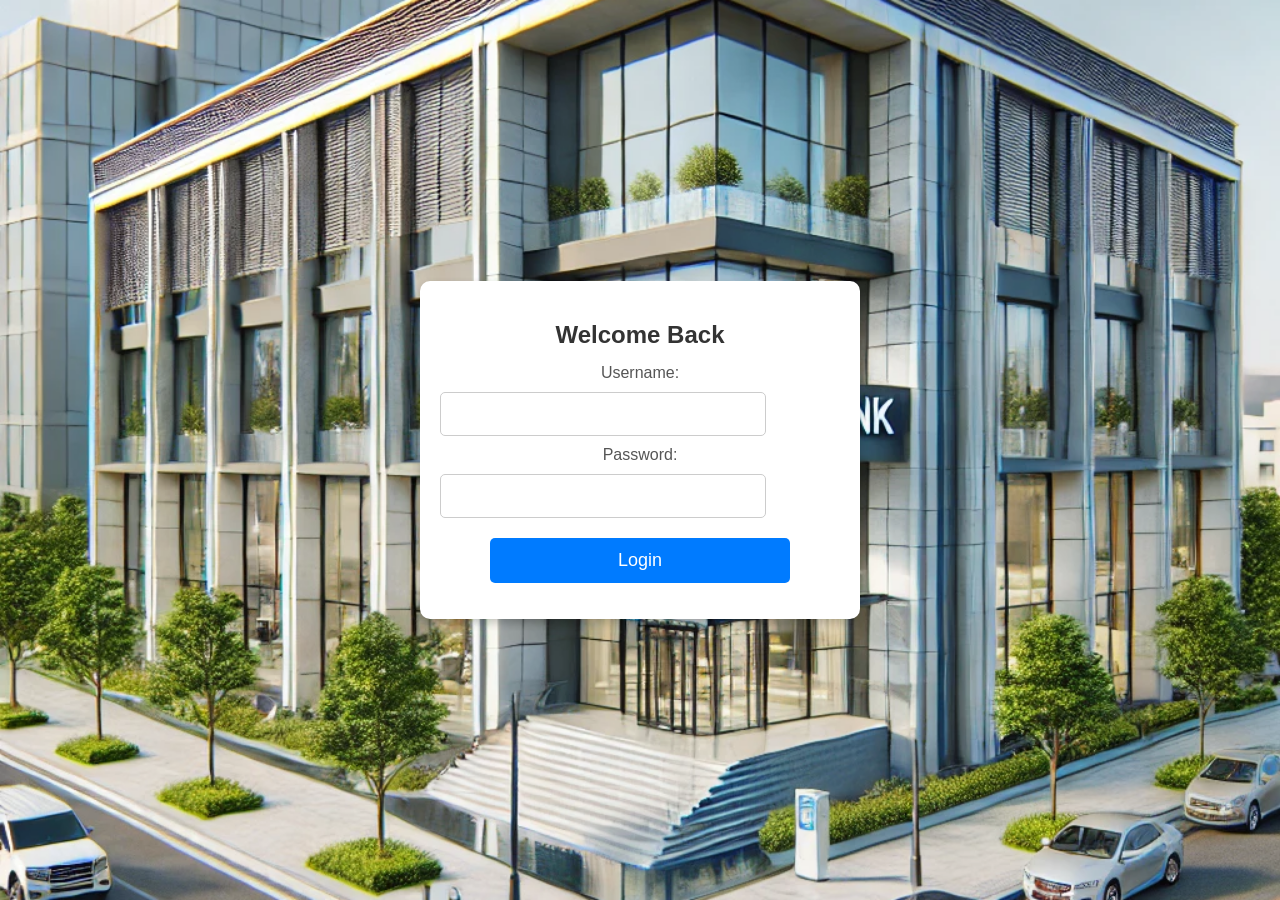
<file: bank_management/public/index.html>
<!DOCTYPE html>
<html lang="en">
<head>
    <meta charset="UTF-8">
    <meta name="viewport" content="width=device-width, initial-scale=1.0">
    <title>Login</title>
    <link rel="stylesheet" href="style.css">
    


</head>
<body>
    <div class="container">
        <h2>Welcome Back</h2>
        <label>Username:</label>
        <input type="text" id="username" required>

        <label>Password:</label>
        <input type="password" id="password" required>

        <button onclick="login()">Login</button>
        <p id="message"></p>
    </div>
    <script>
        async function login() {
    const username = document.getElementById("username").value;
    const password = document.getElementById("password").value;
    const message = document.getElementById("message");

    if (!username || !password) {
        message.textContent = "Please enter both username and password.";
        return;
    }

    try {
        const response = await fetch("/login", {
            method: "POST",
            headers: { "Content-Type": "application/json" },
            body: JSON.stringify({ username, password })
        });

        const result = await response.json();
        message.textContent = result.message;

        if (result.success) {
            localStorage.setItem("username", username);
            localStorage.setItem("name", result.name);
            setTimeout(() => {
                window.location.href = result.redirect; // Redirect to dashboard
            }, 2000);
        } else if (result.redirect) {
            setTimeout(() => {
                window.location.href = result.redirect; // Redirect to registration
            }, 2000);
        }
    } catch (error) {
        message.textContent = "Error connecting to server.";
    }
}

    </script>
    
</body>
</html>
</file>
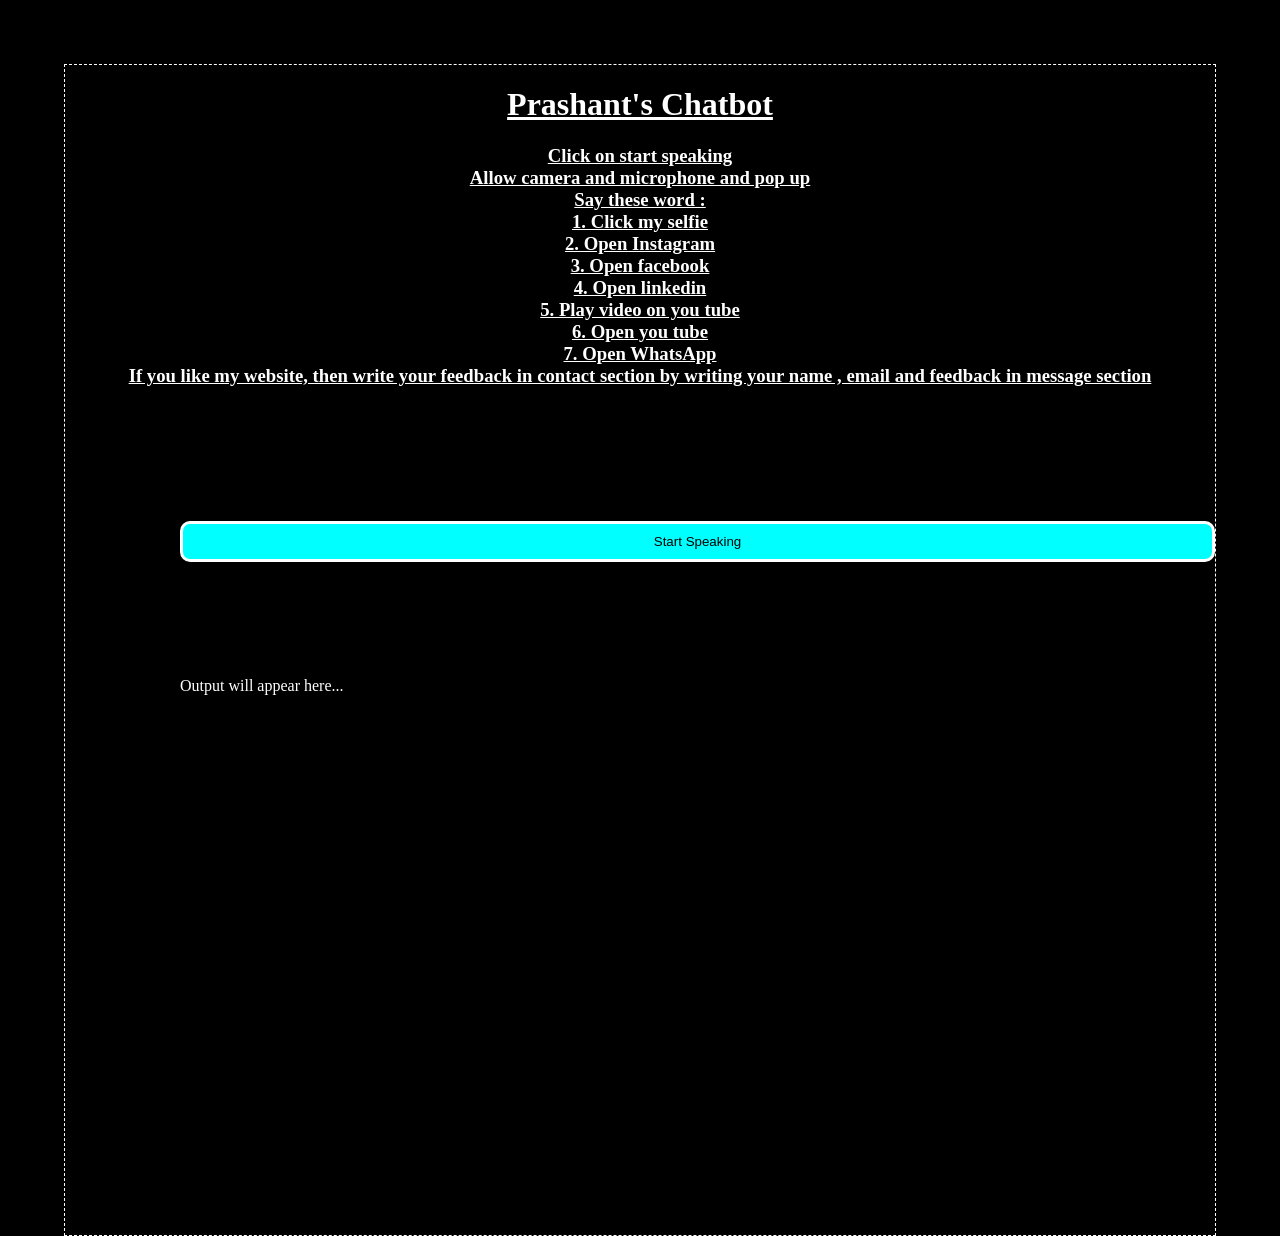
<file: chatbot.html>
<!DOCTYPE html>
<html lang="en">
<head>
    <meta charset="UTF-8">
    <link rel="stylesheet" href="chatbot.css">
    <meta name="viewport" content="width=device-width, initial-scale=1.0">
    <title>Voice Assistant Chatbot</title>
    <style>
        video, canvas {
            display: block;
            margin: 20px auto;
        }
    </style>
</head>
<body>
    <h1> Prashant's Chatbot</h1>
    <h3>
Click on start speaking<br>
Allow camera and microphone and pop up<br>
Say these word :<br>
1. Click my selfie<br>
2. Open Instagram<br> 
3. Open facebook<br>
4. Open linkedin <br>
5. Play video on you tube<br>
6. Open you tube<br>
7. Open WhatsApp<br>
If you like my website, then write your feedback in contact section by writing your name , email and  feedback in message section<br>
    </h3><button id="startBtn">Start Speaking</button>
    <p id="output">Output will appear here...</p>
    <video id="video" width="320" height="240" autoplay></video>
    <canvas id="canvas" width="320" height="240"></canvas>

    <script>
        
        function speak(text) {
            const speech = new SpeechSynthesisUtterance();
            speech.text = text;
            speech.volume = 10;
            speech.rate = 1;
            speech.pitch = 1;
            window.speechSynthesis.speak(speech);
        }
       

        
        const video = document.getElementById('video');
        const canvas = document.getElementById('canvas');
        const context = canvas.getContext('2d');

       
        if (navigator.mediaDevices && navigator.mediaDevices.getUserMedia) {
            navigator.mediaDevices.getUserMedia({ video: true }).then((stream) => {
                video.srcObject = stream;
            });
        }

        
        function takeSelfie() {
            context.drawImage(video, 0, 0, 320, 240);
            speak("Here is your selfie.");
        }

        
        function chatbotResponse(text) {
            text = text.toLowerCase();

            
            if (text.includes("open youtube")) {
                window.open("https://www.youtube.com", "_blank");
                return "Opening YouTube.";
            } else if (text.includes("open facebook")) {
                window.open("https://www.facebook.com", "_blank");
                return "Opening Facebook.";
            } else if (text.includes("open whatsapp")) {
                window.open("https://www.whatsapp.com", "_blank");
                return "Opening Whatsapp.";
            } else if (text.includes("open instagram")) {
                window.open("https://www.instagram.com", "_blank");
                return "Opening Instagram.";
            } else if (text.includes("open gmail")) {
                window.open("https://mail.google.com", "_blank");
                return "Opening Gmail.";
            } else if (text.includes("open Linkedin")) {
                window.open("https://www.linkedin.com", "_blank");
                return "Opening LinkedIn.";
            } else if (text.includes("open chrome")) {
                window.open("chrome://newtab", "_blank");
                return "Opening a new Chrome tab.";

           
            } else if (text.includes("play video on youtube")) {
                window.open("https://youtu.be/d0x2UbhbdmY?feature=shared", "_blank"); // Rickroll example
                return "Playing a video on YouTube.";

            // Increase volume (for web video/audio elements)
            } else if (text.includes("increase volume")) {
                let videoElement = document.querySelector("video, audio");
                if (videoElement && videoElement.volume < 1) {
                    videoElement.volume += 0.1;
                    return "Increasing volume.";
                } else {
                    return "Cannot increase volume any further.";
                }

            // Take a selfie
            } else if (text.includes("click my selfie")) {
                takeSelfie();
                return "Taking a selfie.";
            
            } else {
                return "I'm not sure how to answer that.";
            }
        }

        // Speech Recognition (for voice input)
        const recognition = new (window.SpeechRecognition || window.webkitSpeechRecognition)();
        recognition.lang = 'en-US';
        recognition.interimResults = false;
        recognition.maxAlternatives = 1;

        const startBtn = document.getElementById('startBtn');
        const output = document.getElementById('output');

        startBtn.addEventListener('click', () => {
            recognition.start();
            output.textContent = 'Listening...';
        });

        recognition.onresult = (event) => {
            const speechResult = event.results[0][0].transcript;
            output.textContent = `You said: ${speechResult}`;

            // Get chatbot's response
            const response = chatbotResponse(speechResult);
            speak(response); // Speak the response
            output.textContent += `\nBot: ${response}`;
        };

        recognition.onspeechend = () => {
            recognition.stop();
        };

        recognition.onerror = (event) => {
            output.textContent = 'Error occurred in recognition: ' + event.error;
        };
    </script>
</body>
</html>
</file>
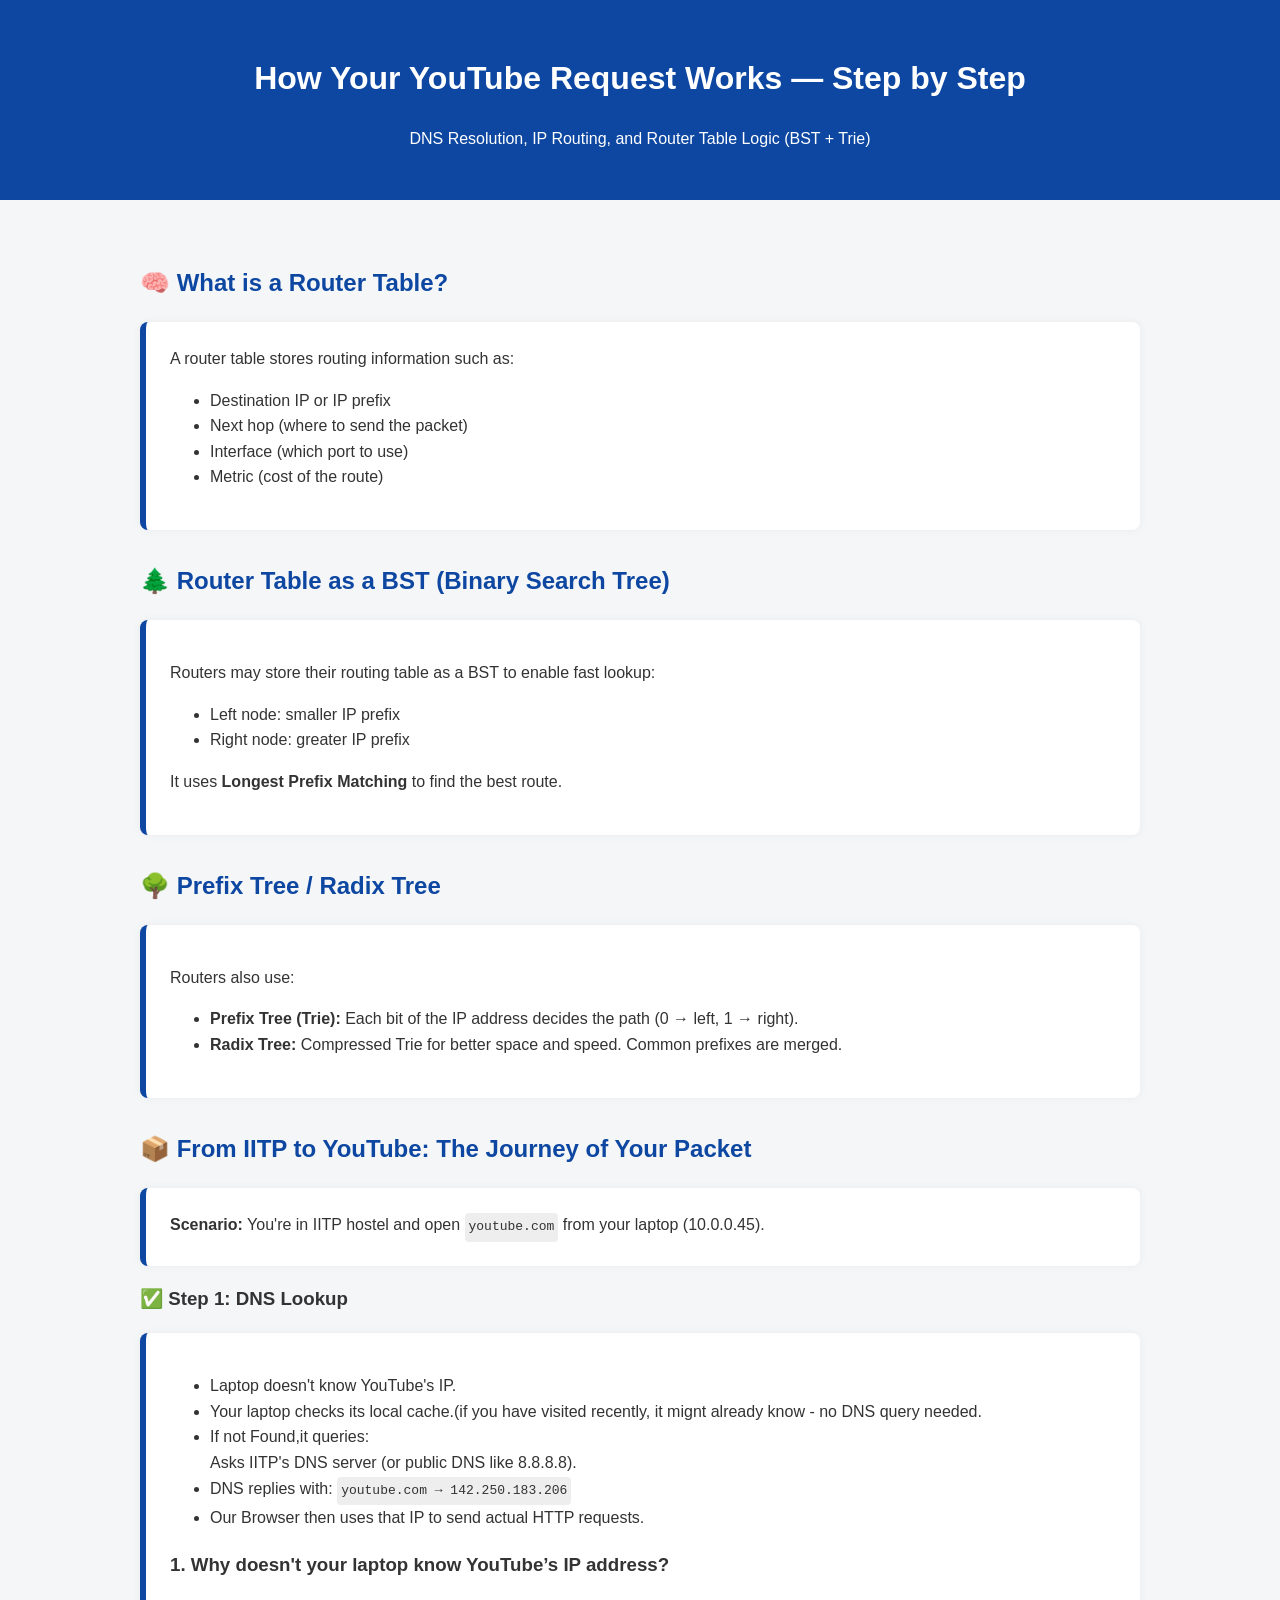
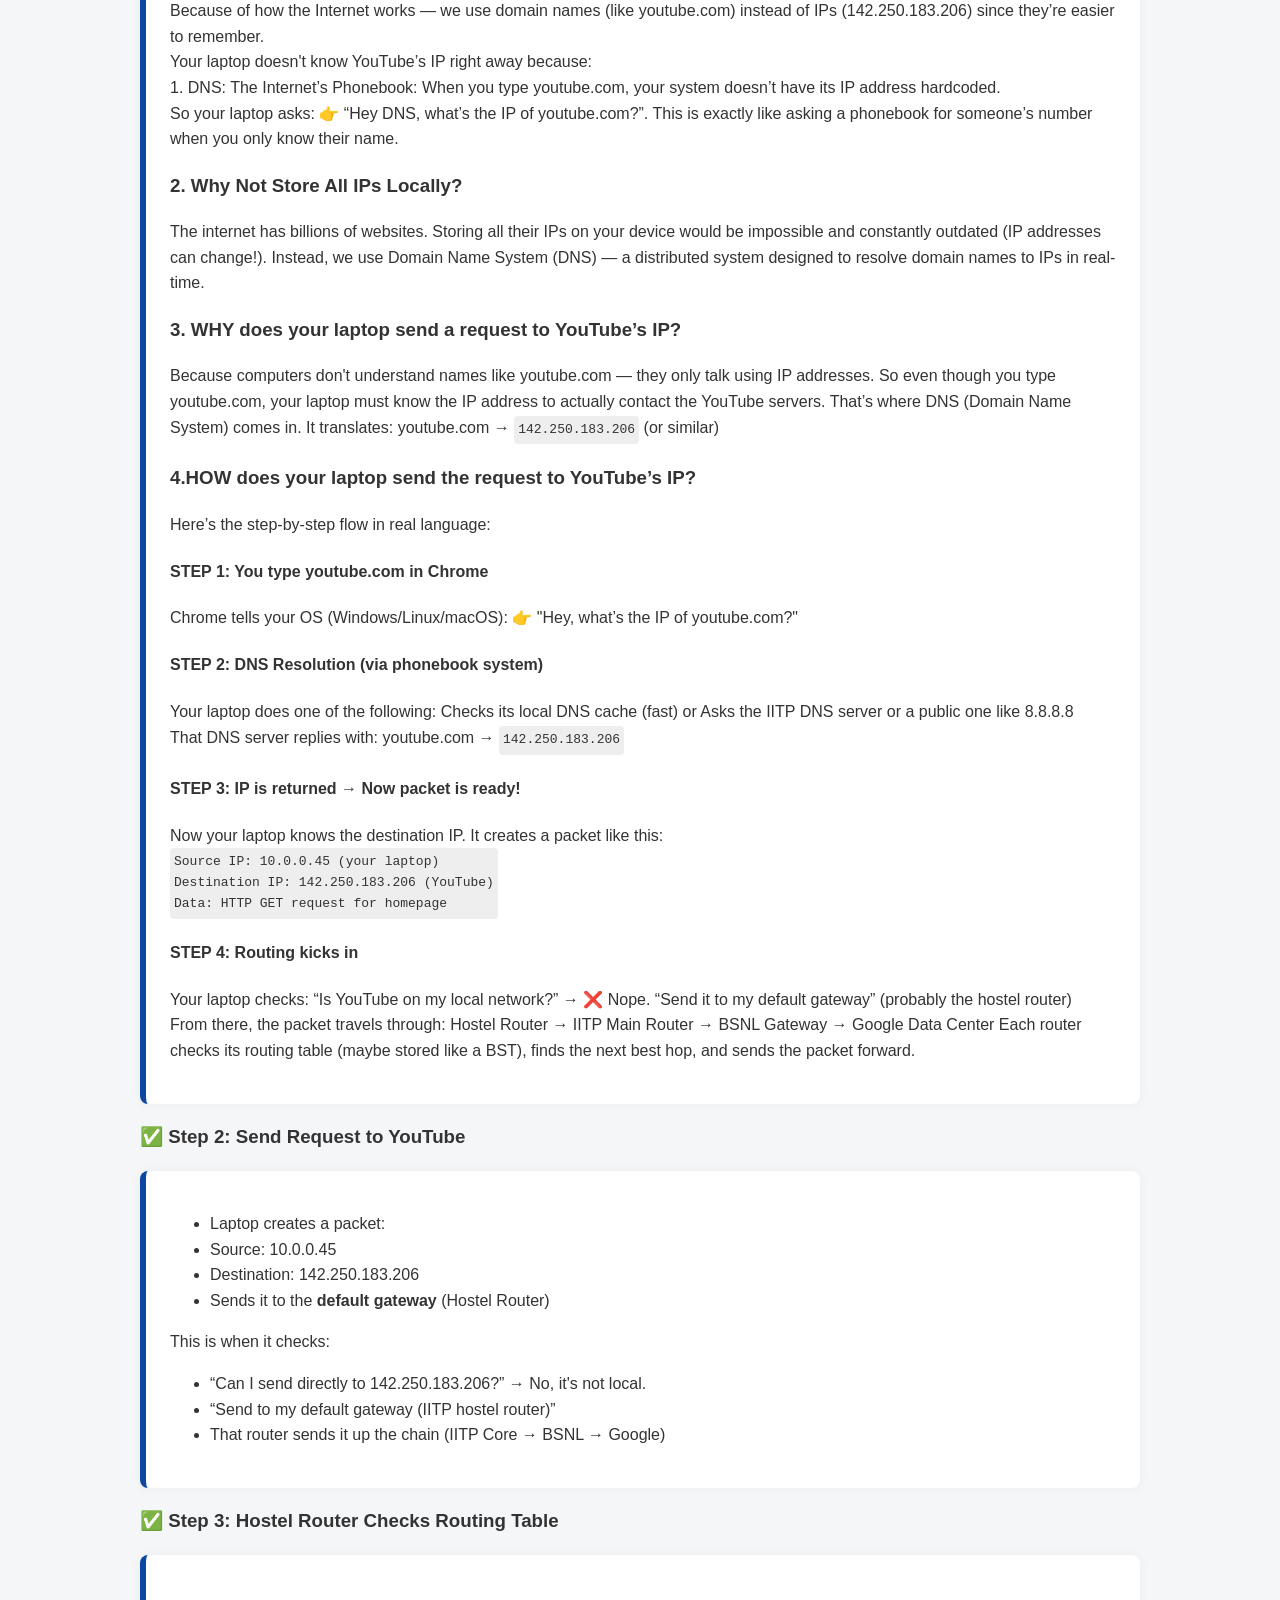
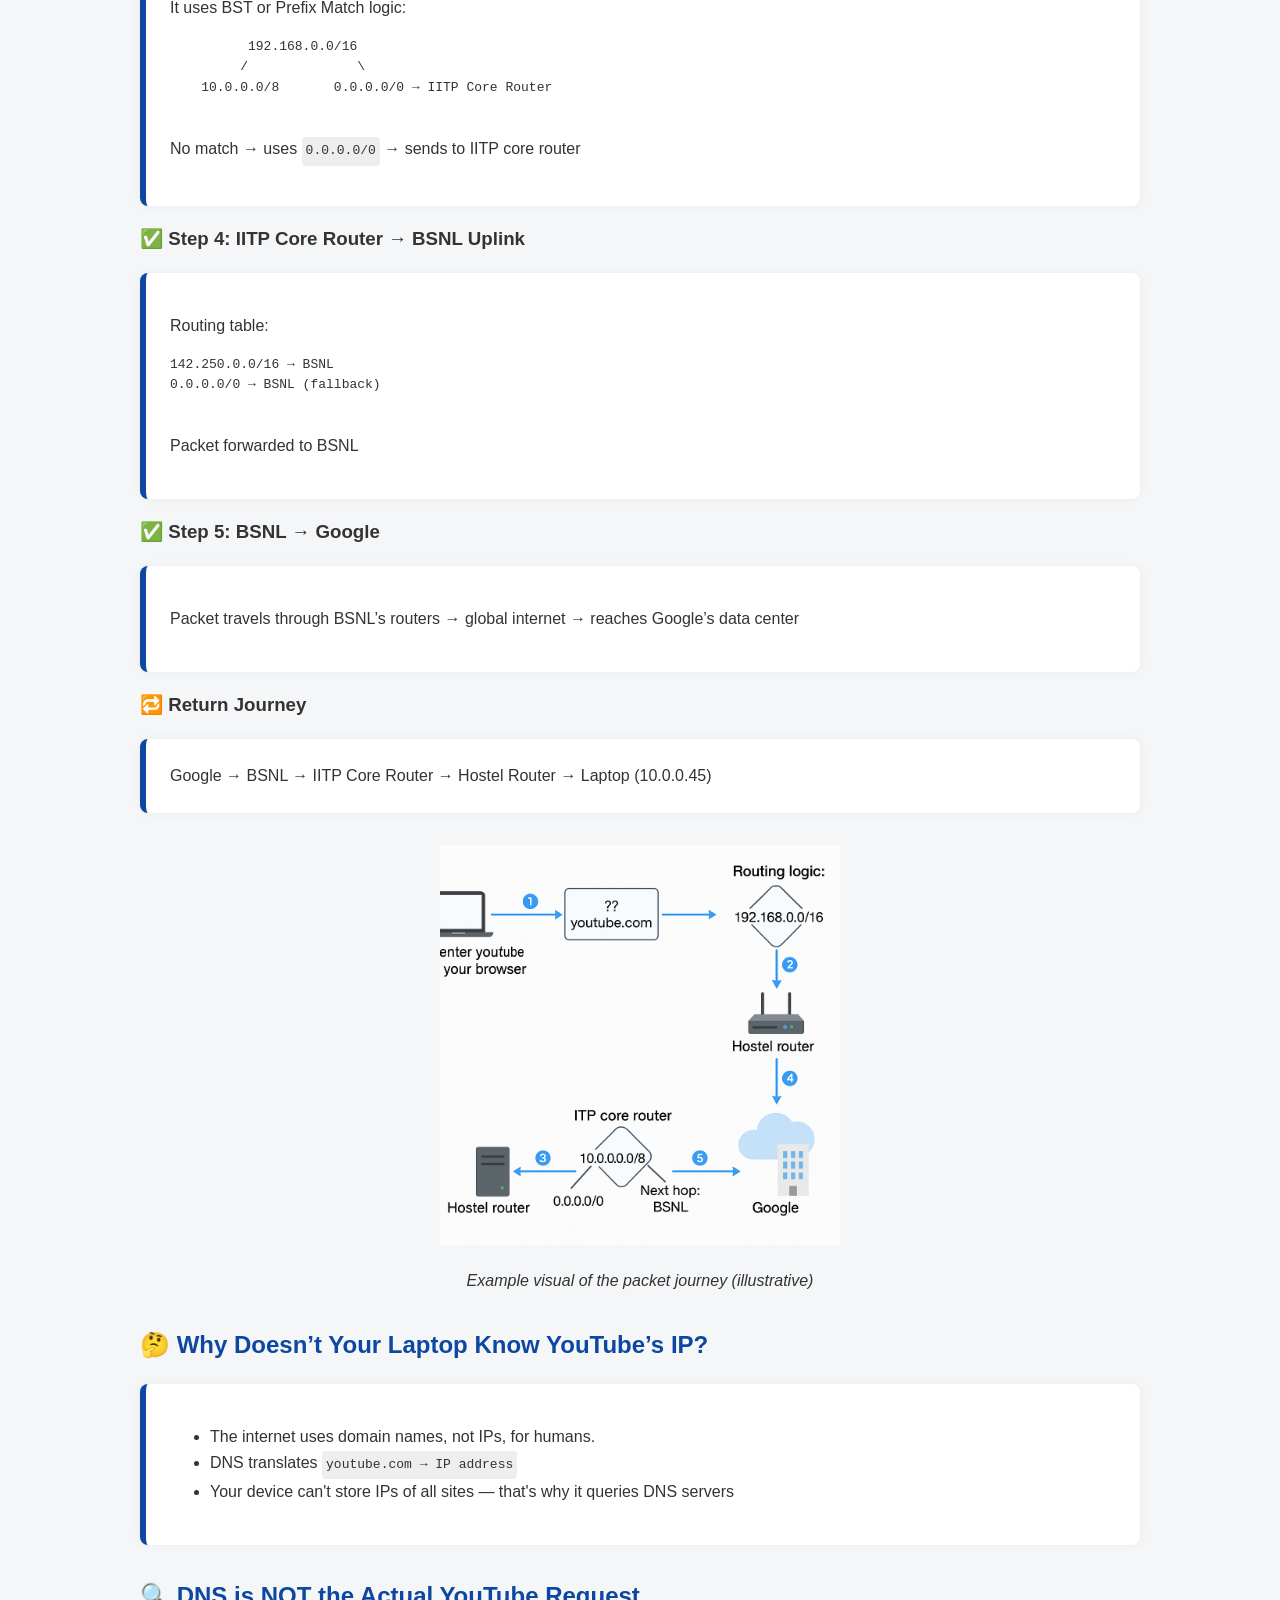
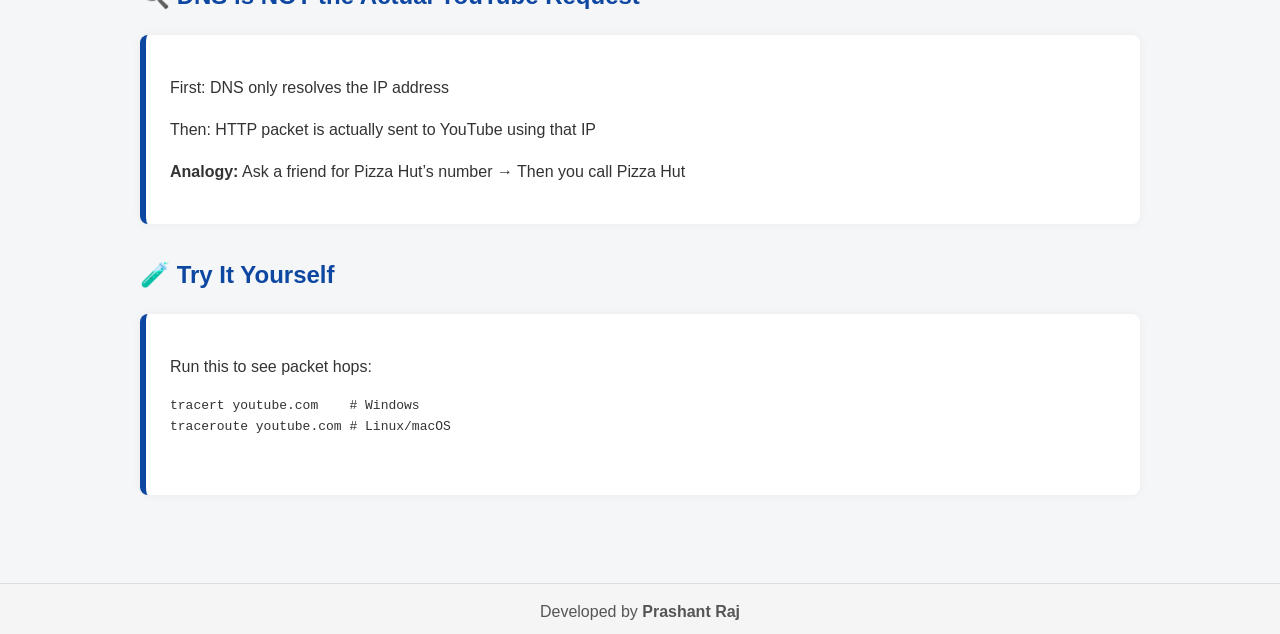
<file: route.html>
<!DOCTYPE html>
<html lang="en">

<head>
    <meta charset="UTF-8" />
    <meta name="viewport" content="width=device-width, initial-scale=1.0" />
    <title>How YouTube Routing Works (DNS + BST + Traceroute)</title>
    <style>
        body {
            font-family: 'Segoe UI', sans-serif;
            margin: 0;
            background: #f4f6f8;
            color: #333;
            line-height: 1.6;
        }

        header {
            background-color: #0d47a1;
            color: white;
            padding: 2rem;
            text-align: center;
        }

        section {
            padding: 2rem;
            max-width: 1000px;
            margin: auto;
        }

        h2 {
            color: #0d47a1;
            margin-top: 2rem;
        }

        code {
            background: #eee;
            padding: 4px;
            border-radius: 4px;
            display: inline-block;
        }

        .diagram {
            text-align: center;
            margin: 2rem 0;
        }

        .diagram img {
            max-width: 100%;
        }

        .card {
            background: white;
            padding: 1.5rem;
            margin: 1rem 0;
            border-left: 6px solid #0d47a1;
            box-shadow: 0 0 10px rgba(0, 0, 0, 0.05);
            border-radius: 8px;
        }

        img {
            height: 400px;
        }

        .animate {
            animation: fadeIn 1.2s ease-out;
        }

        @keyframes fadeIn {
            from {
                opacity: 0;
                transform: translateY(20px);
            }

            to {
                opacity: 1;
                transform: translateY(0);
            }
        }
    </style>
</head>

<body>
    <header>
        <h1>How Your YouTube Request Works — Step by Step</h1>
        <p>DNS Resolution, IP Routing, and Router Table Logic (BST + Trie)</p>
    </header>

    <section class="animate">
        <h2>🧠 What is a Router Table?</h2>
        <div class="card">
            A router table stores routing information such as:
            <ul>
                <li>Destination IP or IP prefix</li>
                <li>Next hop (where to send the packet)</li>
                <li>Interface (which port to use)</li>
                <li>Metric (cost of the route)</li>
            </ul>
        </div>

        <h2>🌲 Router Table as a BST (Binary Search Tree)</h2>
        <div class="card">
            <p>Routers may store their routing table as a BST to enable fast lookup:</p>
            <ul>
                <li>Left node: smaller IP prefix</li>
                <li>Right node: greater IP prefix</li>
            </ul>
            <p>It uses <strong>Longest Prefix Matching</strong> to find the best route.</p>
        </div>

        <h2>🌳 Prefix Tree / Radix Tree</h2>
        <div class="card">
            <p>Routers also use:</p>
            <ul>
                <li><strong>Prefix Tree (Trie):</strong> Each bit of the IP address decides the path (0 → left, 1 →
                    right).</li>
                <li><strong>Radix Tree:</strong> Compressed Trie for better space and speed. Common prefixes are merged.
                </li>
            </ul>
        </div>

        <h2>📦 From IITP to YouTube: The Journey of Your Packet</h2>
        <div class="card">
            <strong>Scenario:</strong> You're in IITP hostel and open <code>youtube.com</code> from your laptop
            (10.0.0.45).
        </div>

        <h3>✅ Step 1: DNS Lookup</h3>
        <div class="card">
            <ul>
                <li>Laptop doesn't know YouTube's IP.</li>
                <li>Your laptop checks its local cache.(if you have visited recently, it mignt already know - no DNS
                    query needed.</li>

                <li>If not Found,it queries:<br>Asks IITP's DNS server (or public DNS like 8.8.8.8).</li>
                <li>DNS replies with: <code>youtube.com → 142.250.183.206</code></li>
                <li>Our Browser then uses that IP to send actual HTTP requests.</li>
            </ul>

            <h3>1. Why doesn't your laptop know YouTube’s IP address?</h3>
            Because of how the Internet works — we use domain names (like youtube.com) instead of IPs
            (142.250.183.206) since they’re easier to remember.
            <br>Your laptop doesn't know YouTube’s IP right away because:<br>

            1. DNS: The Internet’s Phonebook:
            When you type youtube.com, your system doesn’t have its IP address hardcoded.<br>

            So your laptop asks:
            👉 “Hey DNS, what’s the IP of youtube.com?”.

            This is exactly like asking a phonebook for someone’s number when you only know their name.

            <h3> 2. Why Not Store All IPs Locally?</h3>
            The internet has billions of websites.

            Storing all their IPs on your device would be impossible and constantly outdated (IP addresses can
            change!).

            Instead, we use Domain Name System (DNS) — a distributed system designed to resolve domain names to IPs
            in real-time.<br>

            <h3>3. WHY does your laptop send a request to YouTube’s IP?</h3>
            Because computers don't understand names like youtube.com — they only talk using IP addresses.

            So even though you type youtube.com, your laptop must know the IP address to actually contact the YouTube
            servers.

            That’s where DNS (Domain Name System) comes in. It translates:

            youtube.com → <code>142.250.183.206</code> (or similar)
            <br>

            <h3>4.HOW does your laptop send the request to YouTube’s IP?</h3>
            Here’s the step-by-step flow in real language:<br>

            <h4>STEP 1: You type youtube.com in Chrome</h4>
            Chrome tells your OS (Windows/Linux/macOS):
            👉 "Hey, what’s the IP of youtube.com?"

            <h4>STEP 2: DNS Resolution (via phonebook system)</h4>
            Your laptop does one of the following:

            Checks its local DNS cache (fast) or

            Asks the IITP DNS server or a public one like 8.8.8.8<br>

            That DNS server replies with:

            youtube.com → <code>142.250.183.206</code>
            <h4>STEP 3: IP is returned → Now packet is ready!</h4>
            Now your laptop knows the destination IP. It creates a packet like this:<br>
            <code>
Source IP: 10.0.0.45  (your laptop)<br>
Destination IP: 142.250.183.206 (YouTube)<br>
Data: HTTP GET request for homepage<br>
</code>
            <h4>STEP 4: Routing kicks in</h4>
            Your laptop checks:

            “Is YouTube on my local network?” → ❌ Nope.

            “Send it to my default gateway” (probably the hostel router)<br>

            From there, the packet travels through:

            Hostel Router → IITP Main Router → BSNL Gateway → Google Data Center
            Each router checks its routing table (maybe stored like a BST), finds the next best hop, and sends the
            packet forward.


            </p>
        </div>
        </div>

        <h3>✅ Step 2: Send Request to YouTube</h3>
        <div class="card">
            <ul>
                <li>Laptop creates a packet:</li>
                <li>Source: 10.0.0.45</li>
                <li>Destination: 142.250.183.206</li>
                <li>Sends it to the <strong>default gateway</strong> (Hostel Router)</li>
            </ul>
            <p>This is when it checks:<br>
            <ul>
                <li> “Can I send directly to 142.250.183.206?” → No, it's not local.</li>

                <li>“Send to my default gateway (IITP hostel router)”</li>

                <li>That router sends it up the chain (IITP Core → BSNL → Google)</li>
            </ul>
            </p>
        </div>

        <h3>✅ Step 3: Hostel Router Checks Routing Table</h3>
        <div class="card">
            <p>It uses BST or Prefix Match logic:</p>
            <pre>
          192.168.0.0/16
         /              \
    10.0.0.0/8       0.0.0.0/0 → IITP Core Router
      </pre>
            <p>No match → uses <code>0.0.0.0/0</code> → sends to IITP core router</p>
        </div>

        <h3>✅ Step 4: IITP Core Router → BSNL Uplink</h3>
        <div class="card">
            <p>Routing table:</p>
            <pre>
142.250.0.0/16 → BSNL
0.0.0.0/0 → BSNL (fallback)
      </pre>
            <p>Packet forwarded to BSNL</p>
        </div>

        <h3>✅ Step 5: BSNL → Google</h3>
        <div class="card">
            <p>Packet travels through BSNL’s routers → global internet → reaches Google’s data center</p>
        </div>

        <h3>🔁 Return Journey</h3>
        <div class="card">
            Google → BSNL → IITP Core Router → Hostel Router → Laptop (10.0.0.45)
        </div>

        <div class="diagram">
            <img src="ChatGPT Image Apr 11, 2025, 01_07_20 AM.png" alt="Network Path Diagram">
            <p><em>Example visual of the packet journey (illustrative)</em></p>
        </div>

        <h2>🤔 Why Doesn’t Your Laptop Know YouTube’s IP?</h2>
        <div class="card">
            <ul>
                <li>The internet uses domain names, not IPs, for humans.</li>
                <li>DNS translates <code>youtube.com → IP address</code></li>
                <li>Your device can't store IPs of all sites — that's why it queries DNS servers</li>
            </ul>
        </div>

        <h2>🔍 DNS is NOT the Actual YouTube Request</h2>
        <div class="card">
            <p>First: DNS only resolves the IP address</p>
            <p>Then: HTTP packet is actually sent to YouTube using that IP</p>
            <p><strong>Analogy:</strong> Ask a friend for Pizza Hut’s number → Then you call Pizza Hut</p>
        </div>

        <h2>🧪 Try It Yourself</h2>
        <div class="card">
            <p>Run this to see packet hops:</p>
            <pre>
tracert youtube.com    # Windows
traceroute youtube.com # Linux/macOS
      </pre>
        </div>
    </section>
   

<footer style="background-color: #f5f5f5; padding: 15px 0; text-align: center; font-family: Arial, sans-serif; color: #555; border-top: 1px solid #ddd; margin-top: 40px;">
  Developed by <strong>Prashant Raj</strong>
</footer>

</body>

</html>
</file>
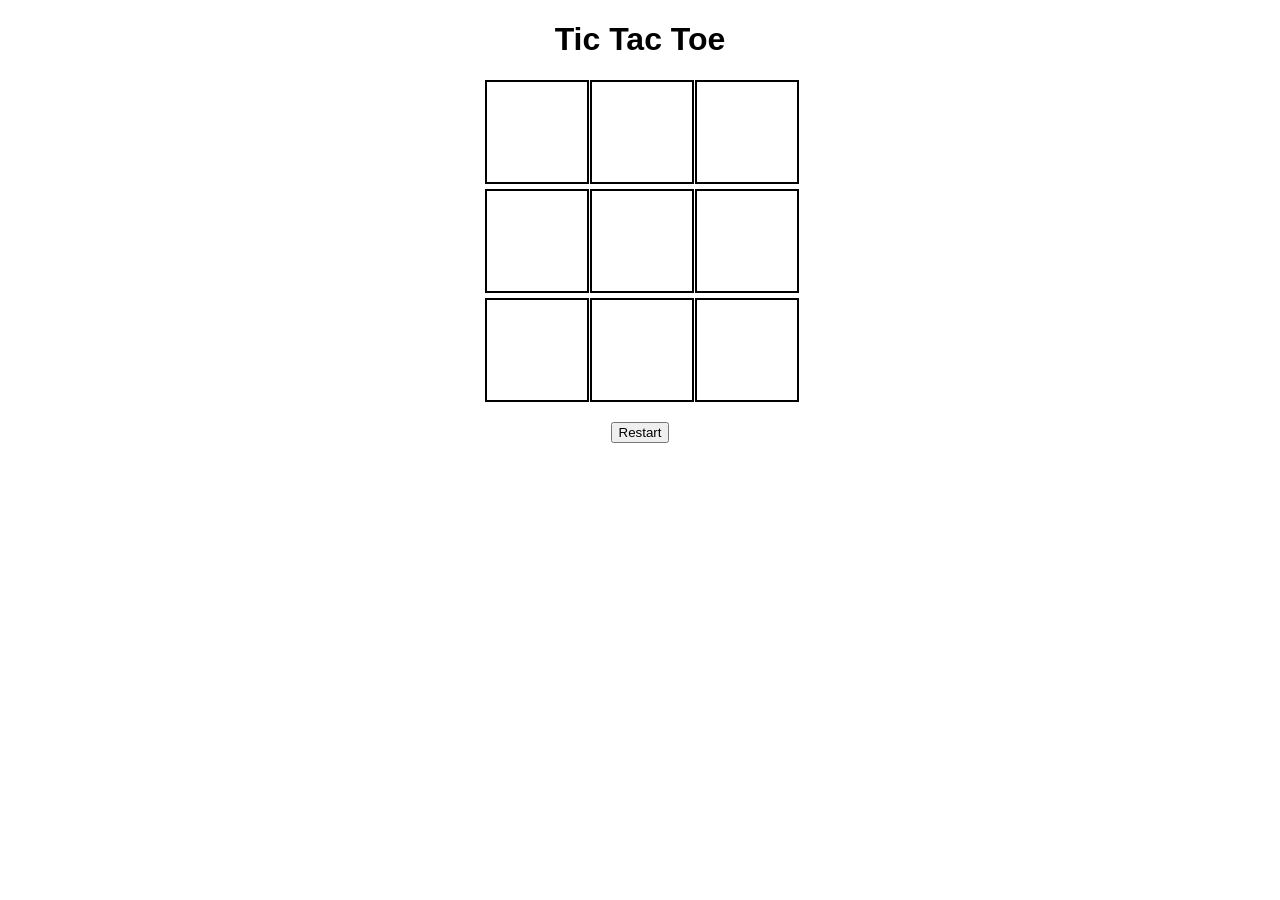
<file: tic.html>
<!DOCTYPE html>
<html lang="en">
<head>
    <meta charset="UTF-8">
    <meta name="viewport" content="width=device-width, initial-scale=1.0">
    <title>Tic Tac Toe</title>
    <style>
        body { text-align: center; font-family: Arial, sans-serif; }
        .board { display: grid; grid-template-columns: repeat(3, 100px); grid-gap: 5px; justify-content: center; }
        .cell { width: 100px; height: 100px; display: flex; align-items: center; justify-content: center; font-size: 2em; border: 2px solid black; cursor: pointer; }
    </style>
</head>
<body>
    <h1>Tic Tac Toe</h1>
    <div class="board" id="board"></div>
    <h2 id="status"></h2>
    <button onclick="resetGame()">Restart</button>

    <script>
        let board = [['', '', ''], ['', '', ''], ['', '', '']];
        let human = 'X', ai = 'O';
        let gameOver = false;

        function printBoard() {
            const boardDiv = document.getElementById('board');
            boardDiv.innerHTML = '';
            for (let i = 0; i < 3; i++) {
                for (let j = 0; j < 3; j++) {
                    let cell = document.createElement('div');
                    cell.className = 'cell';
                    cell.innerText = board[i][j];
                    cell.onclick = () => playerMove(i, j);
                    boardDiv.appendChild(cell);
                }
            }
        }

        function isMovesLeft() {
            return board.flat().includes('');
        }

        function evaluate() {
            for (let row of board) {
                if (row[0] && row[0] === row[1] && row[1] === row[2]) return row[0] === ai ? 10 : -10;
            }
            for (let i = 0; i < 3; i++) {
                if (board[0][i] && board[0][i] === board[1][i] && board[1][i] === board[2][i]) return board[0][i] === ai ? 10 : -10;
            }
            if (board[0][0] && board[0][0] === board[1][1] && board[1][1] === board[2][2]) return board[0][0] === ai ? 10 : -10;
            if (board[0][2] && board[0][2] === board[1][1] && board[1][1] === board[2][0]) return board[0][2] === ai ? 10 : -10;
            return 0;
        }

        function minimax(depth, isMax) {
            let score = evaluate();
            if (score !== 0) return score;
            if (!isMovesLeft()) return 0;

            let best = isMax ? -Infinity : Infinity;
            for (let i = 0; i < 3; i++) {
                for (let j = 0; j < 3; j++) {
                    if (!board[i][j]) {
                        board[i][j] = isMax ? ai : human;
                        let val = minimax(depth + 1, !isMax);
                        best = isMax ? Math.max(best, val) : Math.min(best, val);
                        board[i][j] = '';
                    }
                }
            }
            return best;
        }

        function bestMove() {
            let bestVal = -Infinity, row = -1, col = -1;
            for (let i = 0; i < 3; i++) {
                for (let j = 0; j < 3; j++) {
                    if (!board[i][j]) {
                        board[i][j] = ai;
                        let moveVal = minimax(0, false);
                        board[i][j] = '';
                        if (moveVal > bestVal) {
                            row = i;
                            col = j;
                            bestVal = moveVal;
                        }
                    }
                }
            }
            board[row][col] = ai;
            printBoard();
            checkGameOver();
        }

        function playerMove(i, j) {
            if (board[i][j] || gameOver) return;
            board[i][j] = human;
            printBoard();
            checkGameOver();
            if (!gameOver) bestMove();
        }

        function checkGameOver() {
            let score = evaluate();
            if (score === 10) { document.getElementById('status').innerText = "Computer Wins!"; gameOver = true; }
            else if (score === -10) { document.getElementById('status').innerText = "You Win!"; gameOver = true; }
            else if (!isMovesLeft()) { document.getElementById('status').innerText = "It's a Draw!"; gameOver = true; }
        }

        function resetGame() {
            board = [['', '', ''], ['', '', ''], ['', '', '']];
            gameOver = false;
            document.getElementById('status').innerText = '';
            printBoard();
        }

        printBoard();
    </script>
</body>
</html>
</file>
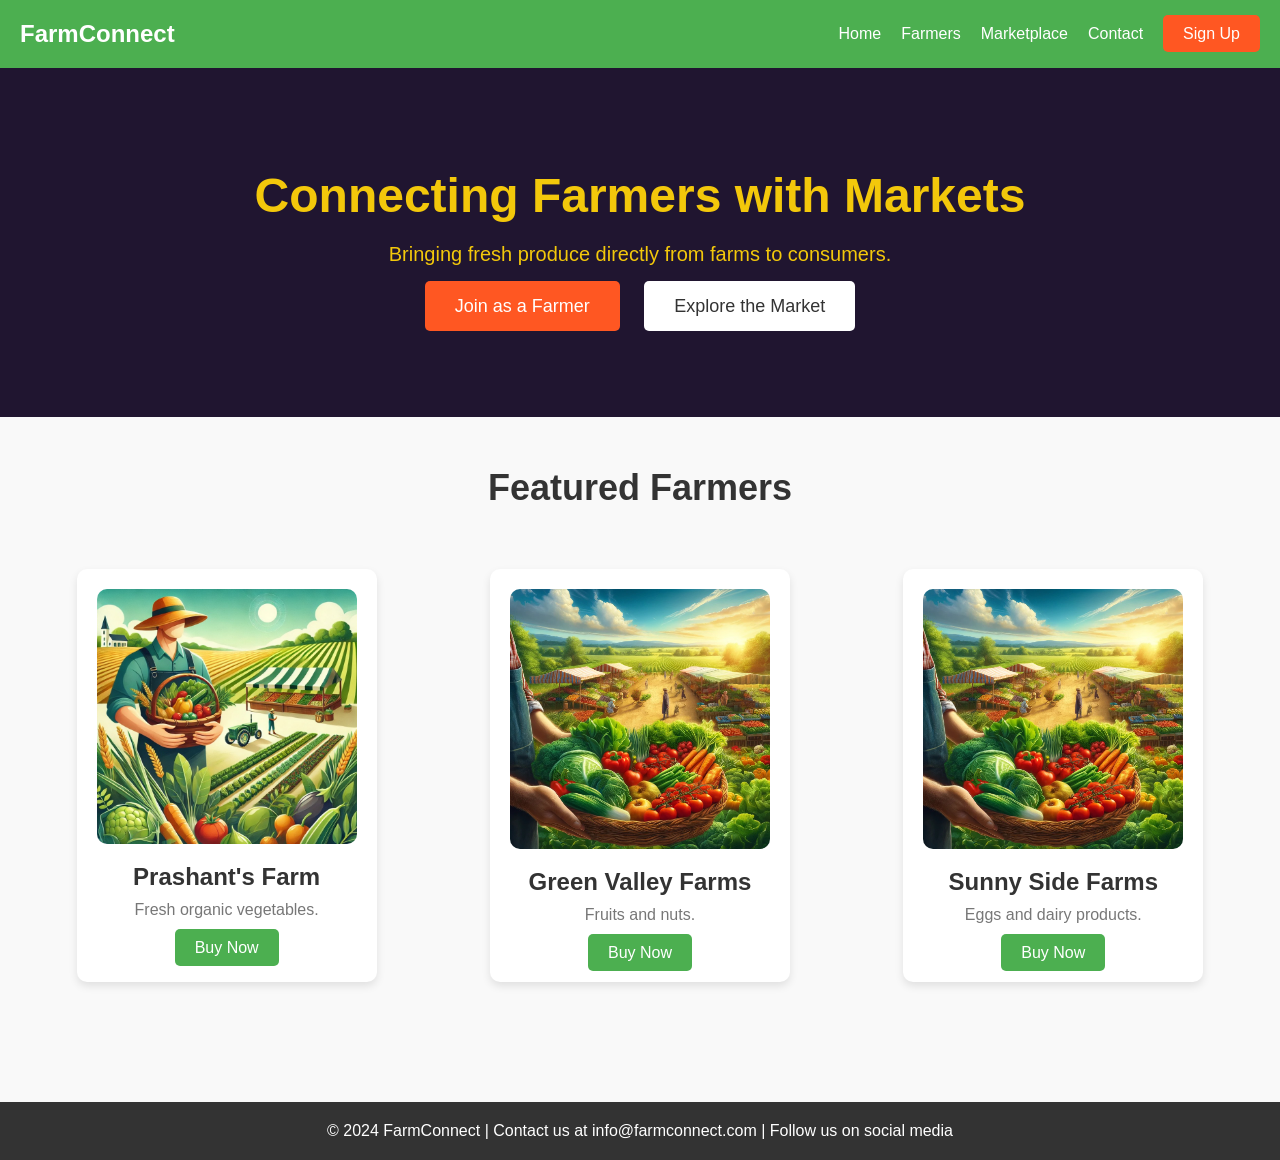
<file: UI.html>
<!DOCTYPE html>
<html lang="en">
<head>
    <meta charset="UTF-8">
    <meta name="viewport" content="width=device-width, initial-scale=1.0">
    <title>Farmers Market Connection</title>
    <link rel="stylesheet" href="styles.css">
</head>
<body>
    <!-- Header Section -->
    <header>
        <div class="logo">FarmConnect</div>
        <nav>
            <ul>
                <li><a href="#">Home</a></li>
                <li><a href="#">Farmers</a></li>
                <li><a href="#">Marketplace</a></li>
                <li><a href="#">Contact</a></li>
                <li><a href="index.html" class="btn-signup">Sign Up</a></li>
            </ul>
        </nav>
    </header>

    <!-- Hero Section -->
    <section class="hero">
        <div class="hero-content">
            <h1>Connecting Farmers with Markets</h1>
            <p>Bringing fresh produce directly from farms to consumers.</p>
            <div class="hero-buttons">
                <a href="#" class="btn-primary">Join as a Farmer</a>
                <a href="#" class="btn-secondary">Explore the Market</a>
            </div>
        </div>
    </section>

    <!-- Featured Farmers Section -->
    <section class="featured">
        <h2>Featured Farmers</h2>
        <div class="card-container">
            <div class="card">
                <img src="farmer1.jpg" alt="Farmer 1">
                <h3>Prashant's Farm</h3>
                <p>Fresh organic vegetables.</p>
                <a href="#" class="btn-buy">Buy Now</a>
            </div>
            <div class="card">
                <img src="farmer2.jpg" alt="Farmer 2">
                <h3>Green Valley Farms</h3>
                <p>Fruits and nuts.</p>
                <a href="#" class="btn-buy">Buy Now</a>
            </div>
            <div class="card">
                <img src="farmer2.jpg" alt="Farmer 3">
                <h3>Sunny Side Farms</h3>
                <p>Eggs and dairy products.</p>
                <a href="#" class="btn-buy">Buy Now</a>
            </div>
        </div>
    </section>

    <!-- Footer Section -->
    <footer>
        <p>&copy; 2024 FarmConnect | Contact us at info@farmconnect.com | Follow us on social media</p>
    </footer>
</body>
</html>
</file>
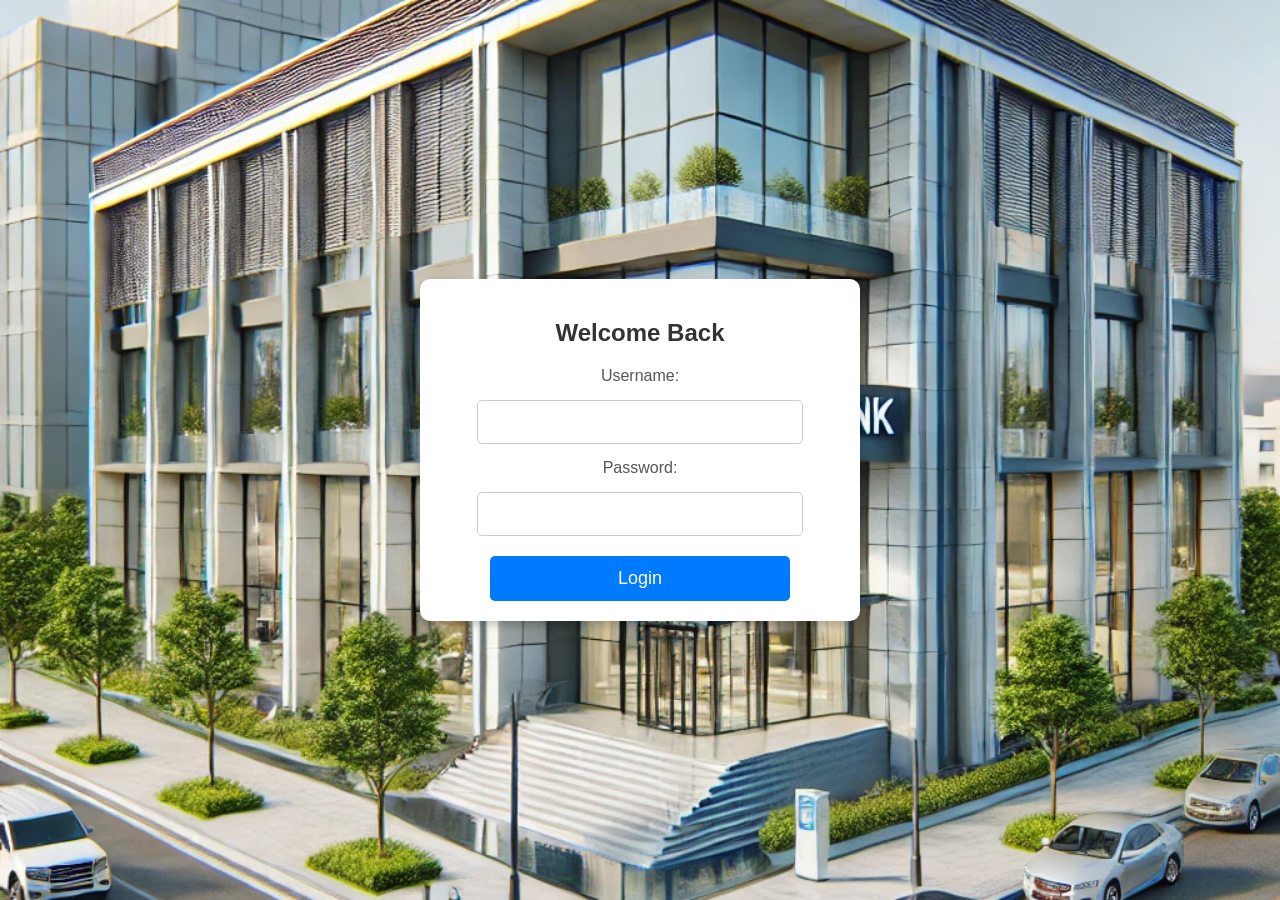
<file: bank_management/public/code1.html>
<!DOCTYPE html>
<html lang="en">
<head>
    <meta charset="UTF-8">
    <meta name="viewport" content="width=device-width, initial-scale=1.0">
    <title>Login</title>
    <link rel="stylesheet" href="style.css"> <!-- Link to external CSS -->
</head>
<body>
    <div class="container">
        <h2>Welcome Back</h2>
        <form action="/cgi-bin/login.exe" method="GET">
            <label>Username:</label>
            <input type="text" name="username" required>
            
            <label>Password:</label>
            <input type="password" name="password" required>
            
            <button type="submit">Login</button>
        </form>
    </div>
</body>
</html>
</file>
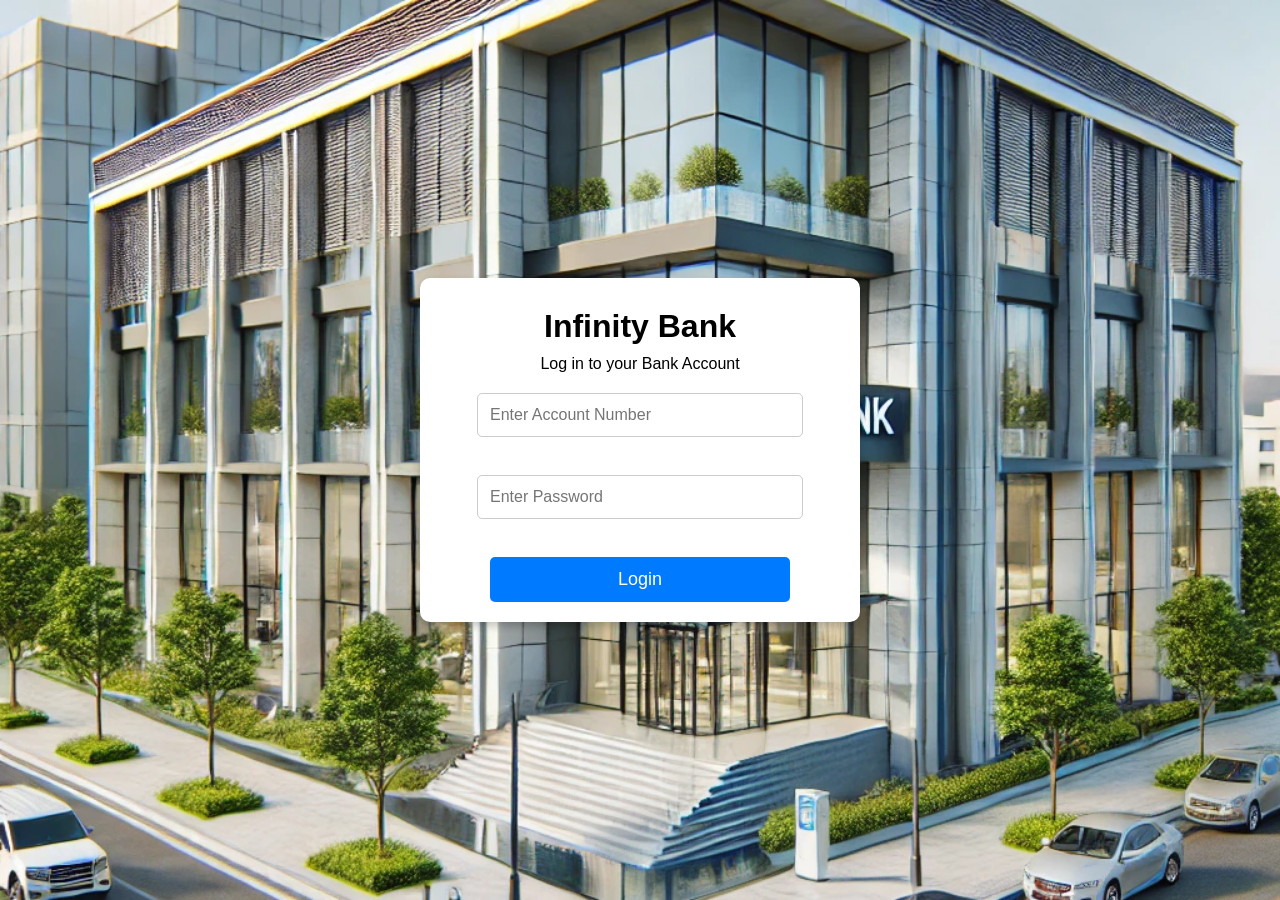
<file: bank_management/public/code2.html>
<!DOCTYPE html>
<html lang="en">
<head>
    <meta charset="UTF-8">
    <meta name="viewport" content="width=device-width, initial-scale=1.0">
    <title>Infinity Bank - Login</title>
    <link rel="stylesheet" href="styles_2.css">
</head>
<body>
    <div class="container">
        <h1>Infinity Bank</h1>
        <p>Log in to your Bank Account</p>
        <form action="/cgi-bin/login.exe" method="GET">
            <input type="text" placeholder="Enter Account Number " required>
            <br>
            <input type="password" placeholder="Enter Password" required>
            <br>
            <button type="submit">Login</button>
        </form>
    </div>
</body>
</html>
</file>
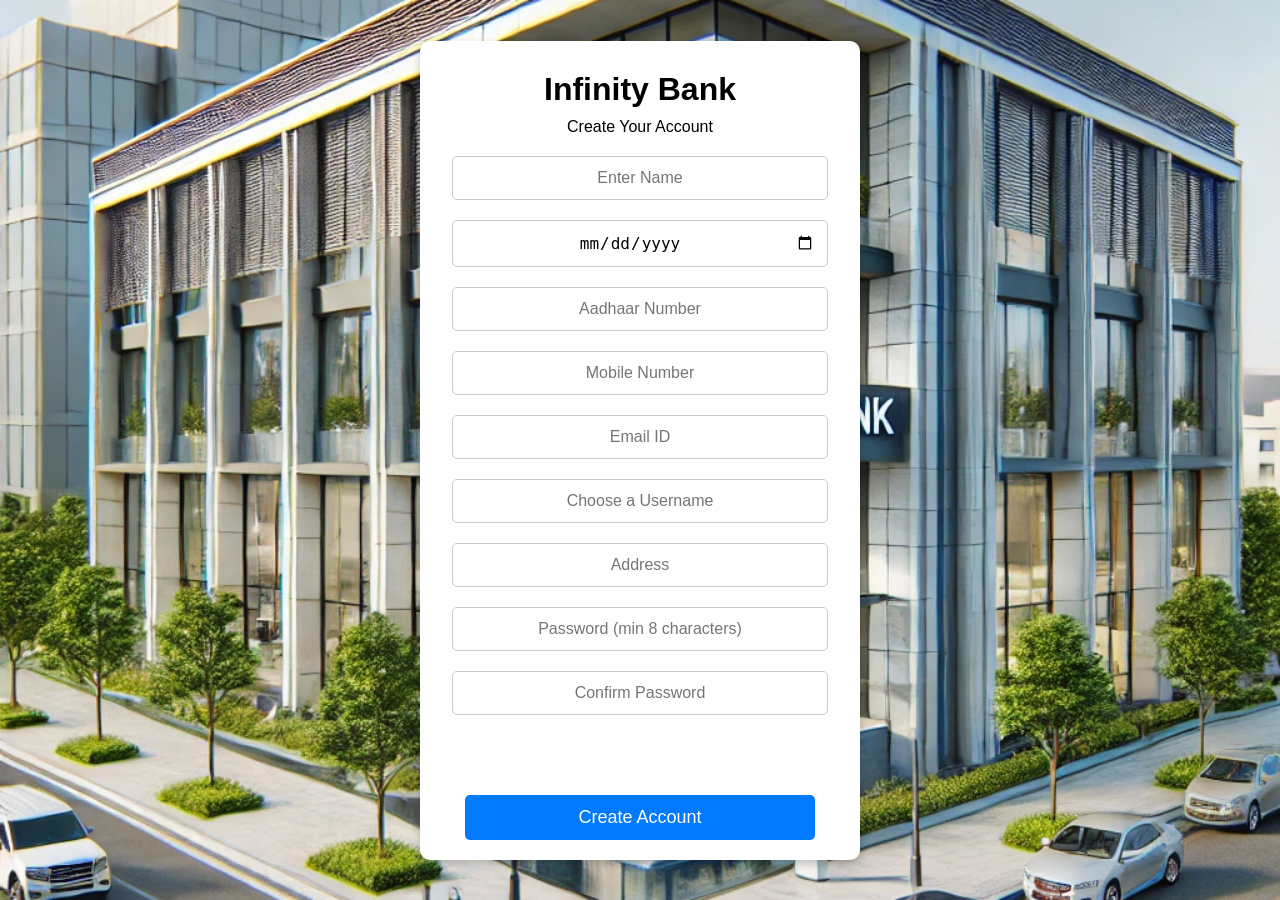
<file: bank_management/public/code3.html>
<!DOCTYPE html>
<html lang="en">
<head>
    <meta charset="UTF-8">
    <meta name="viewport" content="width=device-width, initial-scale=1.0">
    <title>Infinity Bank - Create Account</title>
    <link rel="stylesheet" href="styles_3.css">
</head>
<body>
    <div class="container">
        <h1>Infinity Bank</h1>
        <p>Create Your Account</p>
        <form id="registerForm">
            <input type="text" id="name" placeholder="Enter Name" required>
            <input type="date" id="dob" required>
            <input type="text" id="aadhaar" placeholder="Aadhaar Number" required>
            <input type="tel" id="phone" placeholder="Mobile Number" required>
            <input type="email" id="email" placeholder="Email ID" required>
            <input type="text" id="username" placeholder="Choose a Username" required>
            <input type="text" id="address" placeholder="Address" required>
            <input type="password" id="password" placeholder="Password (min 8 characters)" required>
            <input type="password" id="confirmPassword" placeholder="Confirm Password" required>

            <p id="message"></p> 
            <p id="accountNumberDisplay" style="font-weight: bold; color: green;"></p> 
            <p id="cardNumberDisplay" style="font-weight: bold; color: blue;"></p> 

            <button type="button" class="btn" onclick="register()">Create Account</button>
        </form>
    </div>

    <script>
       async function register() {
    const username = document.getElementById("username").value;
    const name = document.getElementById("name").value;
    const dob = document.getElementById("dob").value;
    const aadhaar = document.getElementById("aadhaar").value;
    const phone = document.getElementById("phone").value;
    const email = document.getElementById("email").value;
    const address = document.getElementById("address").value;
    const password = document.getElementById("password").value;
    const confirmPassword = document.getElementById("confirmPassword").value;
    const message = document.getElementById("message");
    const accountNumberDisplay = document.getElementById("accountNumberDisplay");
    const cardNumberDisplay = document.getElementById("cardNumberDisplay");

    if (!username || !name || !dob || !aadhaar || !phone || !email || !address || !password || !confirmPassword) {
        message.textContent = "All fields are required!";
        return;
    }

    if (password.length < 8) {
        message.textContent = "Password must be at least 8 characters long!";
        return;
    }

    if (password !== confirmPassword) {
        message.textContent = "Passwords do not match!";
        return;
    }

    try {
        const response = await fetch("/register", {
            method: "POST",
            headers: { "Content-Type": "application/json" },
            body: JSON.stringify({ username, name, dob, aadhaar, phone, email, address, password })
        });

        const result = await response.json();
        message.textContent = result.message;

        if (result.success) {
            accountNumberDisplay.innerHTML = `Account Number: <strong>${result.accountNumber}</strong>`;
            cardNumberDisplay.innerHTML = `Card Number: <strong>${result.cardNumber}</strong>`;

            // ✅ Redirect to view-card.html with username stored in localStorage
            localStorage.setItem("username", username);
            setTimeout(() => {
                window.location.href = "view-card.html";
            }, 3000);
        }
    } catch (error) {
        message.textContent = "Error connecting to server.";
    }
}
 












    </script>
</body>
</html>
</file>
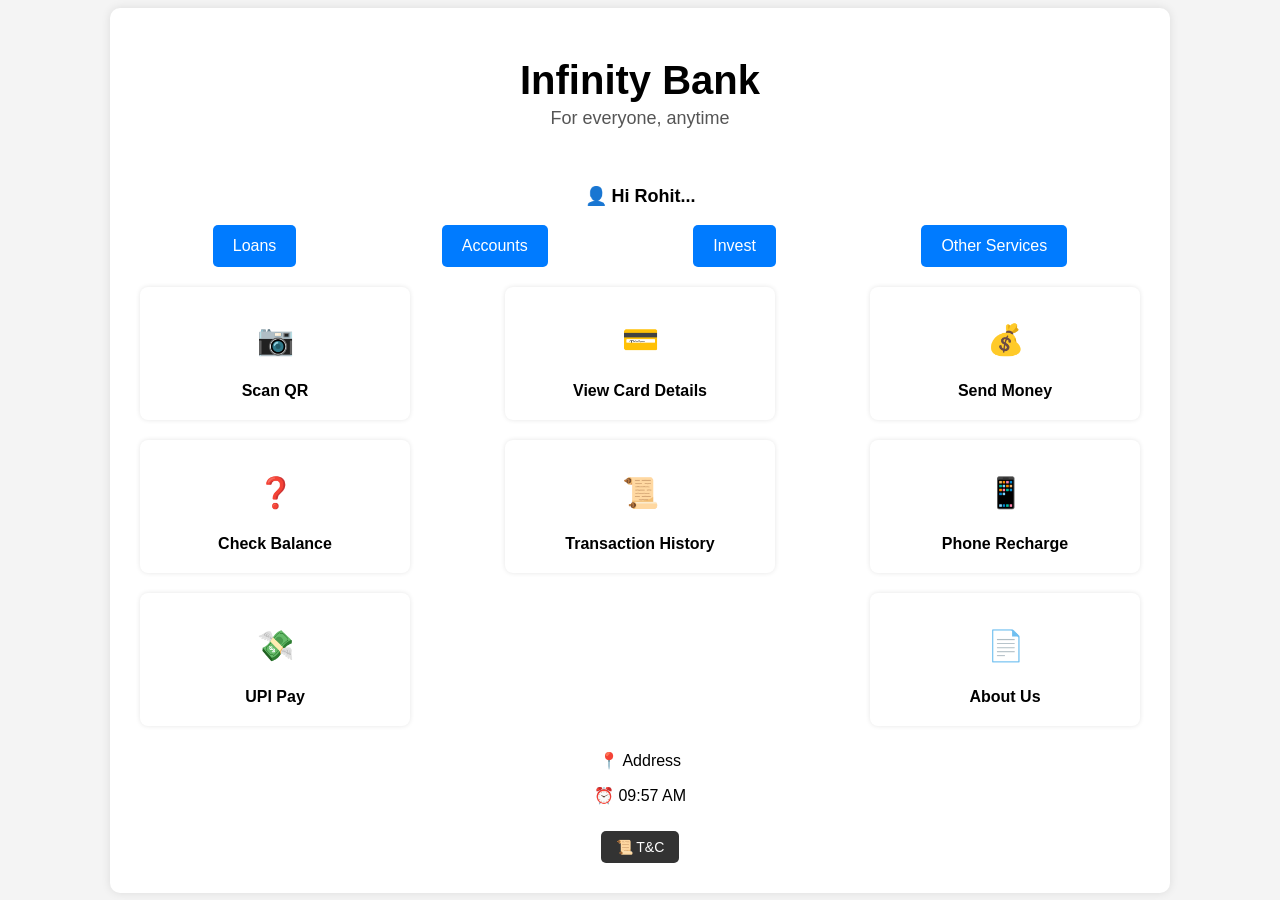
<file: bank_management/public/code5.html>
<!DOCTYPE html>
<html lang="en">
<head>
    <meta charset="UTF-8">
    <meta name="viewport" content="width=device-width, initial-scale=1.0">
    <title>Infinity Bank</title>
    <link rel="stylesheet" href="styles1.css">
</head>
<body>
    <div class="container">
        <header>
            <h1>Infinity Bank</h1>
            <p>For everyone, anytime</p>
        </header>

        <div class="user-info">
            <p>👤 Hi Rohit...</p>
        </div>

        <nav class="menu">
            <button>Loans</button>
            <button>Accounts</button>
            <button>Invest</button>
            <button>Other Services</button>
        </nav>

        <section class="options">
            <div class="option"><div class="icon-box">📷</div><p>Scan QR</p></div>
            <div class="option"><div class="icon-box">💳</div><p>View Card Details</p></div>
            <div class="option"><div class="icon-box">💰</div><p>Send Money</p></div>
            <div class="option"><div class="icon-box">❓</div><p>Check Balance</p></div>
            
            <div class="option"><div class="icon-box">📜</div><p>Transaction History</p></div>
            <div class="option"><div class="icon-box">📱</div><p>Phone Recharge</p></div>
            <div class="option"><div class="icon-box">💸</div><p>UPI Pay</p></div>
            <div class="option"><div class="icon-box">📄</div><p>About Us</p></div>
        </section>

        <footer>
            <p>📍 Address</p>
            <p>⏰ 09:57 AM</p>
            <button>📜 T&C</button>
        </footer>
    </div>
</body>
</html>
</file>
<file: bank_management/public/style.css>
body {
    display: flex;
    background: url('bank2.webp') no-repeat center center/cover;
    justify-content: center;
    align-items: center;
    height: 100vh;
    font-family: Arial, sans-serif;
    margin: 0;
}

.container {
    text-align: center;
    background: white;
    padding: 20px;
    border-radius: 10px;
    box-shadow: 0 4px 8px rgba(0, 0, 0, 0.2);
    width: 100%;
    max-width: 400px;
}

h2 {
    margin-bottom: 15px;
    color: #333;
}

form {
    display: flex;
    flex-direction: column;
    align-items: center;
}

label {
    font-size: 16px;
    margin: 5px 0;
    color: #555;
}

input {
    display: block;
    width: 80%;
    max-width: 300px;
    padding: 12px;
    font-size: 16px;
    margin: 10px 0;
    border: 1px solid #ccc;
    border-radius: 5px;
    outline: none;
}

input:focus {
    border-color: #007BFF;
}

button {
    padding: 12px 20px;
    font-size: 18px;
    color: white;
    background-color: #007BFF;
    border: none;
    border-radius: 5px;
    cursor: pointer;
    width: 85%;
    max-width: 300px;
    margin-top: 10px;
}

button:hover {
    background-color: #0056b3;
}
</file>
<file: chatbot.css>
html{
    height:50%;
}
body{
    background:black;
    border: 1px dashed white;
    margin-top: 5%;
    margin-left: 5%;
    margin-bottom: 45%;
    margin-right: 5%;
    
    transform: translate(-20%,-20%,-20%,-20%);
   
}
h1,h3{
    color:white;
    text-align: center;
    text-decoration: solid;
    text-shadow: -2px;
    text-decoration: underline;
    overflow: hidden;
}
button{
    background-color: aqua;
    width: 90%;
    height:10%;
   margin-top:10% ;
    margin-left: 10%;
    margin-right: 15%;
    padding : 10px;
    border-radius: 10px;
    border:3px solid white;
}
#output{
    color:white;
    margin-left:10%;
    margin-top: 10%;
    text-size-adjust: 64px;
}
</file>
<file: styles.css>
/* General Styles */
* {
    margin: 0;
    padding: 0;
    box-sizing: border-box;
    font-family: 'Arial', sans-serif;
}

body {
    background-color: #f9f9f9;
    color: #333;
}

/* Header */
header {
    display: flex;
    justify-content: space-between;
    align-items: center;
    padding: 20px;
    background-color: #4CAF50;
}

.logo {
    font-size: 24px;
    font-weight: bold;
    color: white;
}

nav ul {
    list-style-type: none;
    display: flex;
}

nav ul li {
    margin-left: 20px;
}

nav ul li a {
    text-decoration: none;
    color: white;
    font-size: 16px;
}

.btn-signup {
    padding: 10px 20px;
    background-color: #FF5722;
    border-radius: 5px;
}

/* Hero Section */
.hero {
    background-color: #201530;
    background-size: cover;
    background-position: center;
    padding: 100px 0;
    text-align: center;
    color: rgb(243, 200, 11);
}

.hero-content h1 {
    font-size: 48px;
    margin-bottom: 20px;
}

.hero-content p {
    font-size: 20px;
    margin-bottom: 30px;
}

.hero-buttons .btn-primary,
.hero-buttons .btn-secondary {
    padding: 15px 30px;
    margin: 10px;
    border: none;
    border-radius: 5px;
    text-decoration: none;
    font-size: 18px;
}

.btn-primary {
    background-color: #FF5722;
    color: white;
}

.btn-secondary {
    background-color: #FFFFFF;
    color: #333;
}

/* Featured Section */
.featured {
    padding: 50px 20px;
    text-align: center;
}

.featured h2 {
    font-size: 36px;
    margin-bottom: 40px;
}

.card-container {
    display: flex;
    justify-content: space-around;
    flex-wrap: wrap;
}

.card {
    background-color: white;
    border-radius: 10px;
    box-shadow: 0 4px 8px rgba(0,0,0,0.1);
    padding: 20px;
    margin: 20px;
    text-align: center;
    width: 300px;
    transition: transform 0.3s ease-in-out;
}

.card img {
    width: 100%;
    border-radius: 10px;
    margin-bottom: 15px;
}

.card h3 {
    font-size: 24px;
    margin-bottom: 10px;
}

.card p {
    margin-bottom: 20px;
    color: #777;
}

.card .btn-buy {
    padding: 10px 20px;
    background-color: #4CAF50;
    color: white;
    border-radius: 5px;
    text-decoration: none;
    font-size: 16px;
}

.card:hover {
    transform: translateY(-10px);
}

/* Footer */
footer {
    background-color: #333;
    color: white;
    text-align: center;
    padding: 20px;
    margin-top: 50px;
}
</file>
<file: bank_management/public/styles_2.css>
body {
    display: flex;
    background: url('bank2.webp') no-repeat center center/cover;
    justify-content: center;
    align-items: center;
    height: 100vh;
    background-color: #f4f4f4;
    font-family: Arial, sans-serif;
    margin: 0;
}

.container {
    text-align: center;
    background: white;
    padding: 20px;
    border-radius: 10px;
    box-shadow: 0 4px 8px rgba(0, 0, 0, 0.2);
    width: 100%;
    max-width: 400px;
}

h1, p {
    margin: 10px 0;
}

form {
    display: flex;
    flex-direction: column;
    align-items: center;
}

input {
    display: block;
    width: 80%;
    max-width: 300px;
    padding: 12px;
    font-size: 16px;
    margin: 10px 0;
    border: 1px solid #ccc;
    border-radius: 5px;
}

button {
    padding: 12px 20px;
    font-size: 18px;
    color: white;
    background-color: #007BFF;
    border: none;
    border-radius: 5px;
    cursor: pointer;
    width: 85%;
    max-width: 300px;
    margin-top: 10px;
}

button:hover {
    background-color: #0056b3;
}
</file>
<file: bank_management/public/styles_3.css>
body {
    display: flex;
    background: url('bank2.webp') no-repeat center center/cover;
    justify-content: center;
    align-items: center;
    height: 100vh;
    background-color: #f4f4f4;
    font-family: Arial, sans-serif;
    margin: 0;
}

.container {
    text-align: center;
    background: white;
    padding: 20px;
    border-radius: 10px;
    box-shadow: 0 4px 8px rgba(0, 0, 0, 0.2);
    width: 100%;
    max-width: 400px;
}

h1, p {
    margin: 10px 0;
}

form {
    display: flex;
    flex-direction: column;
    align-items: center;
    width: 100%;
}

input {
    display: block;
    width: 90%;
    max-width: 350px;
    padding: 12px;
    font-size: 16px;
    margin: 10px auto;
    border: 1px solid #ccc;
    border-radius: 5px;
    text-align: center;
}

button {
    padding: 12px 20px;
    font-size: 18px;
    color: white;
    background-color: #007BFF;
    border: none;
    border-radius: 5px;
    cursor: pointer;
    width: 90%;
    max-width: 350px;
    margin-top: 10px;
}

button:hover {
    background-color: #0056b3;
}
</file>
<file: bank_management/public/styles1.css>
body {
    font-family: Arial, sans-serif;
    margin: 0;
    padding: 0;
    background-color: #f4f4f4;
    display: flex;
    justify-content: center;
    align-items: center;
    height: 100vh;
}

.container {
    width: 80%;
    max-width: 1000px;
    background: white;
    padding: 30px;
    border-radius: 10px;
    box-shadow: 0px 0px 10px rgba(0, 0, 0, 0.1);
    text-align: center;
}

/* FIX: Ensuring the heading is always visible */
header {
    text-align: center;
    padding: 20px 0;  /* Increased padding */
    background-color: white; /* Ensures no blending with background */
    display: block;
    width: 100%;
    position: relative; /* Ensures it doesn't collapse */
}

header h1 {
    margin: 0 auto; /* Centers the text */
    font-size: 40px; /* Bigger font for visibility */
    color: black; /* Ensures it is visible */
    font-weight: bold;
    display: inline-block; /* Prevents it from collapsing */
}

header p {
    font-size: 18px;
    color: #555;
    margin-top: 5px;
}

.user-info {
    margin: 15px 0;
    font-weight: bold;
    font-size: 18px;
}

.menu {
    display: flex;
    justify-content: space-around;
    margin: 15px 0;
}

.menu button {
    padding: 12px 20px;
    border: none;
    background: #007bff;
    color: white;
    border-radius: 5px;
    cursor: pointer;
    font-size: 16px;
}

.options {
    display: flex;
    flex-wrap: wrap;
    justify-content: space-between;
    gap: 20px;
    margin-top: 20px;
}

.option {
    width: calc(25% - 20px); /* Ensures four icons per row */
    background: #fff;
    padding: 20px;
    border-radius: 8px;
    text-align: center;
    box-shadow: 0 0 5px rgba(0, 0, 0, 0.1);
    transition: transform 0.3s ease;
}

.option:hover {
    transform: scale(1.05);
}

.icon-box {
    font-size: 30px;
    padding: 15px;
}

.option p {
    margin: 10px 0 0;
    font-size: 16px;
    font-weight: bold;
}

footer {
    margin-top: 25px;
    font-size: 16px;
}

footer button {
    margin-top: 10px;
    border: none;
    background: #333;
    color: white;
    padding: 8px 15px;
    border-radius: 5px;
    cursor: pointer;
    font-size: 14px;
}
</file>
